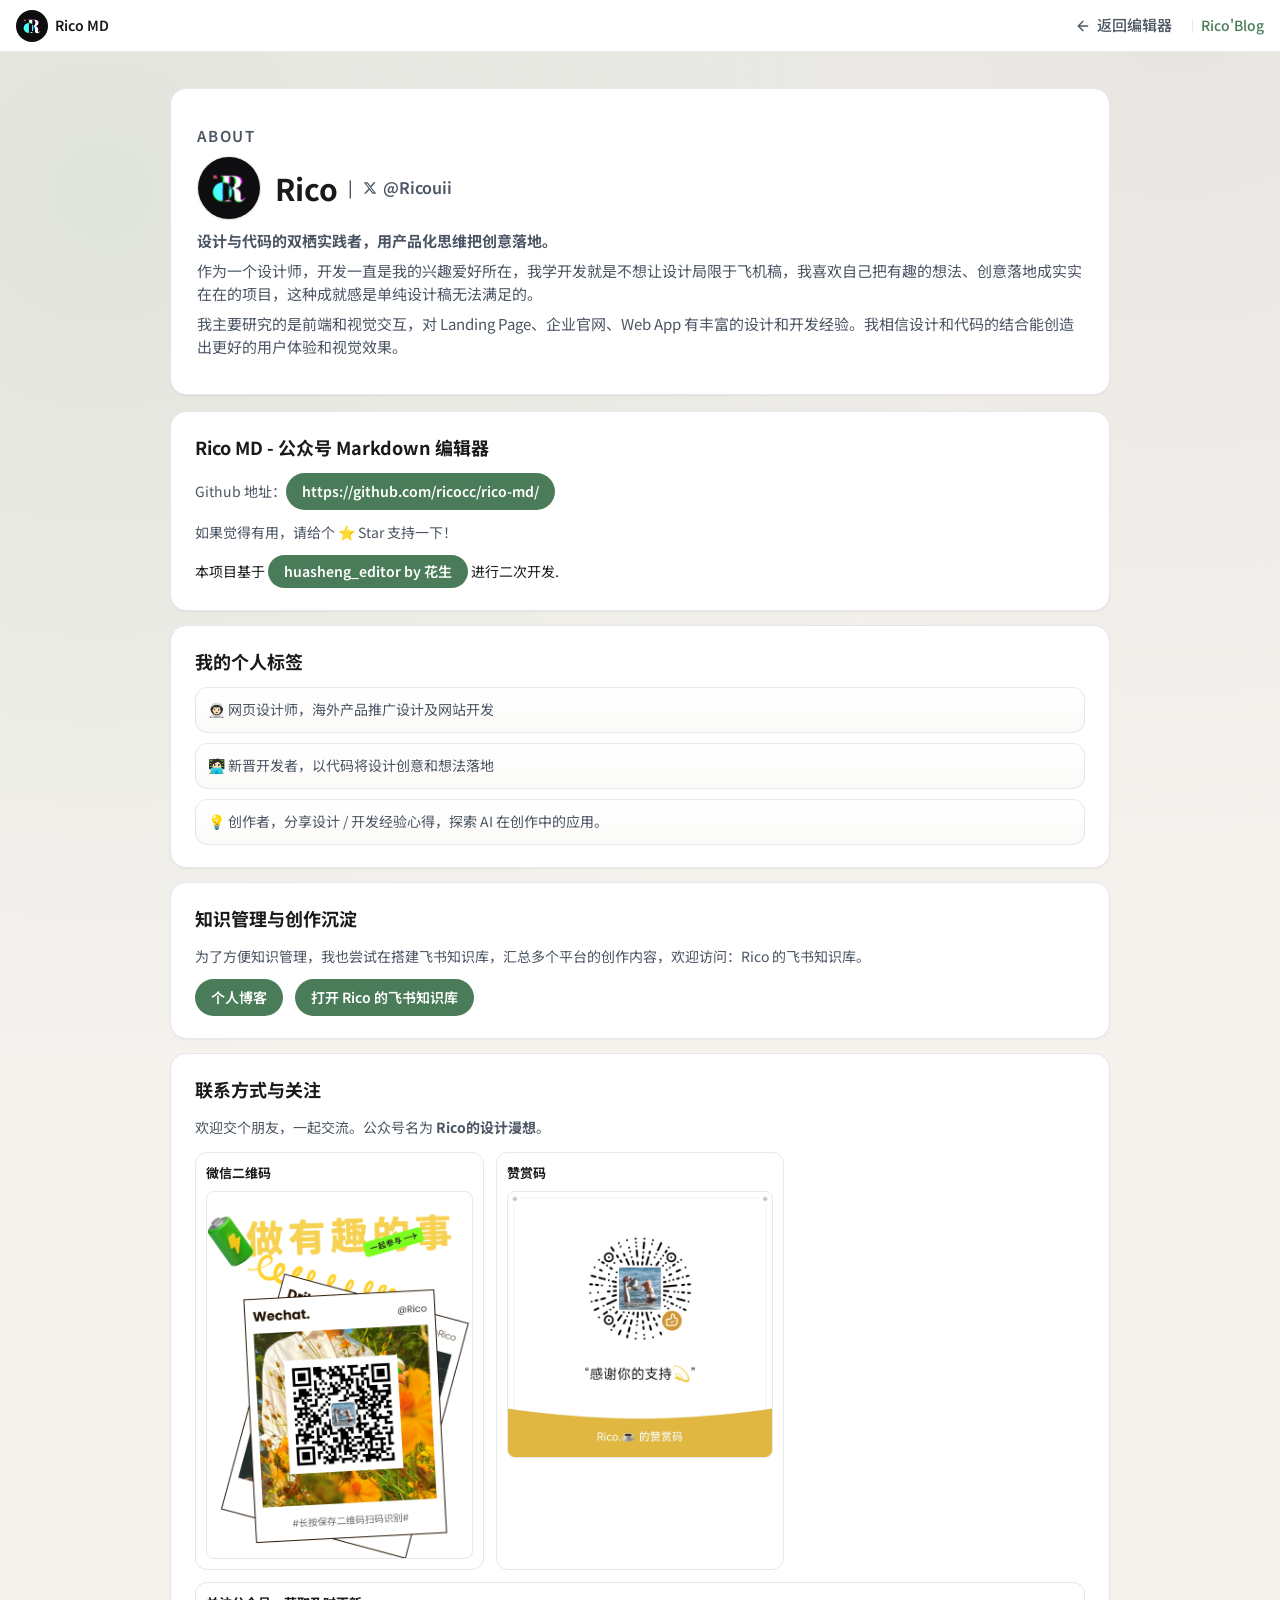
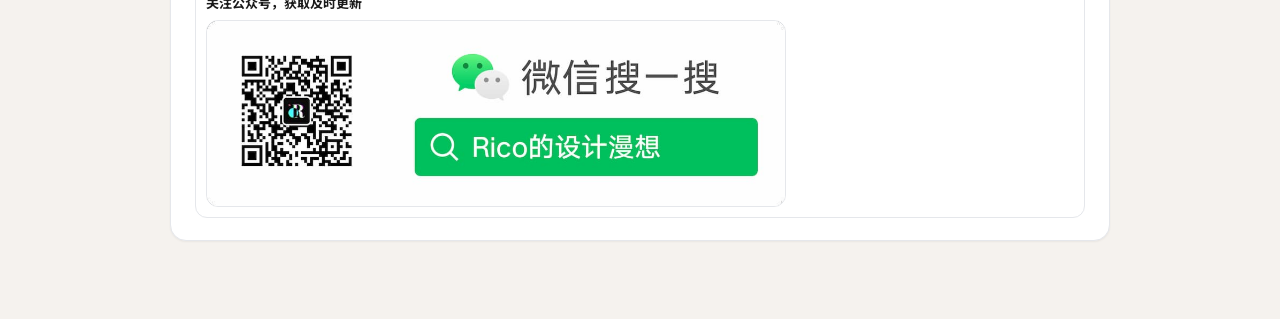
<file: about.html>
<!DOCTYPE html>
<html lang="zh-CN">
<head>
  <meta charset="UTF-8">
  <meta name="viewport" content="width=device-width, initial-scale=1.0">
  <title>关于 Rico - Rico MD</title>
  <meta name="description" content="关于 Rico 与 Rico MD：设计、开发与创作分享。">
  <link rel="icon" type="image/png" href="assets/images/favicon.png">
  <link rel="stylesheet" href="assets/styles/base.css">
  <link rel="stylesheet" href="assets/styles/about.css">
  <link rel="preconnect" href="https://fonts.googleapis.com">
  <link rel="preconnect" href="https://fonts.gstatic.com" crossorigin>
  <link href="https://fonts.googleapis.com/css2?family=Noto+Sans+SC:wght@100..900&display=swap" rel="stylesheet">
</head>
<body class="about-page">
  <header class="header">
    <div class="header-left">
      <div class="logo">
        <img src="/assets/images/logo.png" alt="">
        <span>Rico MD</span>
      </div>
    </div>
    <div class="header-right">
      <nav class="header-nav">
        <a class="header-nav-btn" href="index.html" title="返回编辑器">
          <svg class="lucide lucide-arrow-left" viewBox="0 0 24 24" fill="none" stroke="currentColor" stroke-width="2" stroke-linecap="round" stroke-linejoin="round" aria-hidden="true"><path d="m12 19-7-7 7-7"></path><path d="M19 12H5"></path></svg>
          返回编辑器
        </a>
      </nav>
      <span class="header-divider"></span>
      <span class="creator-info"><a href="https://ricoui.com" target="_blank" rel="noopener noreferrer">Rico'Blog</a></span>
    </div>
  </header>

  <main class="about-main">
    <section class="about-hero">
      <p class="about-eyebrow">ABOUT</p>
      <div class="profile-container">
        <img src="assets/images/logo.png" alt="Rico 头像" width="64" height="64" class="portrait">
        <div class="social-info">
          <h1 class="profile-title">
            <a href="https://x.com/ricouii" target="_blank" rel="noopener noreferrer" class="profile-name">Rico</a>
            <span class="profile-divider social-link">|</span>
            <a href="https://x.com/ricouii" class="social-link" target="_blank" rel="noopener noreferrer">
              <svg xmlns="http://www.w3.org/2000/svg" viewBox="0 0 512 512" class="social-icon" aria-hidden="true">
                <path d="M389.2 48h70.6L305.6 224.2 487 464H345L233.7 318.6 106.5 464H35.8L200.7 275.5 26.8 48H172.4L272.9 180.9 389.2 48zM364.4 421.8h39.1L151.1 88h-42L364.4 421.8z"></path>
              </svg>
              @Ricouii
            </a>
          </h1>
        </div>
      </div>
      <p><strong>设计与代码的双栖实践者，用产品化思维把创意落地。</strong> </p>
      <p>作为一个设计师，开发一直是我的兴趣爱好所在，我学开发就是不想让设计局限于飞机稿，我喜欢自己把有趣的想法、创意落地成实实在在的项目，这种成就感是单纯设计稿无法满足的。</p>
      <p>我主要研究的是前端和视觉交互，对 Landing Page、企业官网、Web App 有丰富的设计和开发经验。我相信设计和代码的结合能创造出更好的用户体验和视觉效果。</p>
    </section>

    <section class="about-card">
      <h2>Rico MD - 公众号 Markdown 编辑器</h2>
      <p>Github 地址：<a class="about-link" href="https://github.com/ricocc/rico-md/" target="_blank" rel="noopener noreferrer"> https://github.com/ricocc/rico-md/
          </a></p>
      <p>
         如果觉得有用，请给个 ⭐️ Star 支持一下！
      </p>
        本项目基于 <a class="about-link" href="https://github.com/alchaincyf/huasheng_editor" target="_blank" rel="noopener noreferrer"> huasheng_editor by 花生
          </a> 进行二次开发.
      </p>
    </section>

    <section class="about-card">
      <h2>我的个人标签</h2>
      <ul class="tag-list">
        <li>👨🏻‍🚀 网页设计师，海外产品推广设计及网站开发</li>
        <li>🧑🏻‍💻 新晋开发者，以代码将设计创意和想法落地</li>
        <li>💡 创作者，分享设计 / 开发经验心得，探索 AI 在创作中的应用。</li>
      </ul>
    </section>

    <section class="about-card">
      <h2>知识管理与创作沉淀</h2>
      <p>为了方便知识管理，我也尝试在搭建飞书知识库，汇总多个平台的创作内容，欢迎访问：Rico 的飞书知识库。</p>
      <p class="about-card-flex">
          <a class="about-link" href="https://ricoui.com/" target="_blank" rel="noopener noreferrer">
            个人博客
          </a>
          <a class="about-link" href="https://lcndyy0evus1.feishu.cn/wiki/FeAxw1PSziHlQOkFpi0cFlRUnEh" target="_blank" rel="noopener noreferrer">
            打开 Rico 的飞书知识库
          </a>
      </p>

    </section>

    <section class="about-card">
      <h2>联系方式与关注</h2>
      <p>欢迎交个朋友，一起交流。公众号名为 <strong>Rico的设计漫想</strong>。</p>
      <div class="contact-grid">

        <article class="contact-item">
          <h3>微信二维码</h3>
          <img src="assets/images/wechat.png" alt="Rico 微信二维码">
        </article>
        <article class="contact-item">
          <h3>赞赏码</h3>
          <img src="assets/images/zanshangma.jpg" alt="Rico 赞赏码">
        </article>

      </div>
       <div class="contact-fill">
        <article class="contact-item">
          <h3>关注公众号，获取及时更新</h3>
          <img src="assets/images/wx.jpg" alt="Rico 的设计漫想 公众号二维码">
        </article>
      </div>
    </section>
  </main>
</body>
</html>
</file>
<file: assets/styles/base.css>
/*
 * base.css
 * --------
 * Foundation: CSS variables, resets, layout, header, sidebar,
 * status bar, toast, scrollbar, responsive.
 *
 * Design Tokens from reflct.co DESIGN.md
 */

[v-cloak] { display: none; }

:root {
  /* ── Colors ── */
  --color-text-primary: #1a1a1a;
  --color-text-secondary: #4b5563;
  --color-text-tertiary: #a3a3a3;
  --color-text-inverse: #eae8e3;
  --color-surface-base: #000000;
  --color-surface-muted: #ffffff;
  --color-surface-raised: #f5f2ee;
  --color-surface-strong: #4a7c59;
  --color-border-default: #e5e7eb;
  --color-border-strong: #121212;

  /* Legacy aliases (for compatibility) */
  --color-primary: #1a1a1a;
  --color-secondary: #4b5563;
  --color-tertiary: #a3a3a3;
  --color-accent: #4a7c59;
  --color-accent-hover: #3d6348;
  --color-accent-light: rgba(74, 124, 89, 0.08);
  --color-bg: #f5f2ee;
  --color-surface: #ffffff;
  --color-border: #e5e7eb;
  --color-border-light: #f0f0f0;

  /* ── Typography ── */
  --font-size-xs: 10px;
  --font-size-sm: 12px;
  --font-size-md: 14px;
  --font-size-lg: 15px;
  --font-size-xl: 16px;
  --font-size-2xl: 18px;
  --font-size-3xl: 19px;
  --font-size-4xl: 20px;

  /* ── Spacing ── */
  --space-1: 4px;
  --space-2: 6px;
  --space-3: 8px;
  --space-4: 10px;
  --space-5: 12px;
  --space-6: 16px;
  --space-7: 20px;
  --space-8: 24px;

  /* Legacy spacing aliases */
  --space-xs: 4px;
  --space-sm: 8px;
  --space-md: 16px;
  --space-lg: 24px;
  --space-xl: 32px;

  /* ── Radius ── */
  --radius-xs: 16px;
  --radius-sm: 20px;
  --radius-md: 24px;
  --radius-lg: 32px;
  --radius-xl: 40px;
  --radius-2xl: 9999px;



  /* ── Shadows ── */
  --shadow-1: 0px 0px 0px 0px, rgba(0, 0, 0, 0) 0px 0px 0px 0px, rgba(0, 0, 0, 0.05) 0px 1px 2px 0px;
  --shadow-2: 0px 0px 0px 0px, rgba(0, 0, 0, 0) 0px 0px 0px 0px, rgba(0, 0, 0, 0.1) 0px 10px 15px -3px, rgba(0, 0, 0, 0.1) 0px 4px 6px -4px;
  --shadow-3: 0px 0px 0px 0px, rgba(0, 0, 0, 0) 0px 0px 0px 0px, rgba(0, 0, 0, 0.1) 0px 4px 6px -1px, rgba(0, 0, 0, 0.1) 0px 2px 4px -2px;
  --shadow-4: 0px 0px 0px 0px, rgba(0, 0, 0, 0) 0px 0px 0px 0px, rgba(0, 0, 0, 0.16) 0px 30px 70px -24px;

  /* Legacy shadow aliases */
  --shadow-sm: 0 1px 2px rgba(0,0,0,.05);
  --shadow-md: 0 2px 8px rgba(0,0,0,.08);
  --shadow-lg: 0 8px 24px rgba(0,0,0,.12);

  /* ── Motion ── */
  --motion-instant: 150ms;
  --motion-fast: 200ms;
  --motion-normal: 300ms;
  --motion-slow: 500ms;
  --motion-slower: 700ms;

  /* Legacy transition aliases */
  --transition-fast: 150ms ease;
  --transition-normal: 250ms ease;

  /* ── Layout ── */
  --header-height: 52px;
  --status-bar-height: 26px;
  --sidebar-width: 280px;
  --side-panel-width: 380px;

  /* ── Fonts ── */
  --font-sans: -apple-system, "Noto Sans SC", BlinkMacSystemFont, "SF Pro Display", "Segoe UI", "Helvetica Neue", Arial, sans-serif;
  --font-mono: "SF Mono", "Menlo", "Monaco", "Cascadia Code", "Consolas", monospace;

  /* ── Preview ── */
  --preview-width-mobile: 402px;
  --preview-width-desktop: 720px;
}

/* ── Reset ── */
*, *::before, *::after { margin: 0; padding: 0; box-sizing: border-box; }

body {
  font-family: var(--font-sans);
  font-size: var(--font-size-md);
  line-height: 1.5;
  color: var(--color-text-primary);
  background: var(--color-surface-raised);
  -webkit-font-smoothing: antialiased;
  -moz-osx-font-smoothing: grayscale;
  overflow: hidden;
}

.lucide {
  display: block;
  width: 1em;
  height: 1em;
  stroke: currentColor;
  stroke-width: 2;
  stroke-linecap: round;
  stroke-linejoin: round;
  fill: none;
  flex-shrink: 0;
}

.sidebar-toggle .lucide,
.github-link .lucide,
.settings-panel-close .lucide {
  width: 18px;
  height: 18px;
}

/* ══════════════════════════════════════════════════════════════
   App root: vertical flex — header / main / status-bar
   ══════════════════════════════════════════════════════════════ */
#app {
  display: flex;
  flex-direction: column;
  height: 100vh;
  max-width: 100%;
  width:100%;
  margin: 0 auto;
  background: var(--color-surface);
}

/* ── Header ── */
.header {
  display: flex;
  align-items: center;
  justify-content: space-between;
  height: var(--header-height);
  padding: 0 var(--space-md);
  border-bottom: 1px solid var(--color-border);
  background: var(--color-surface);
  flex-shrink: 0;
}

.header-left {
  display: flex;
  align-items: center;
  gap: 12px;
}

.header-right {
  display: flex;
  align-items: center;
  gap: 8px;
  flex-shrink: 0;
}

.sidebar-toggle {
  display: flex;
  align-items: center;
  justify-content: center;
  width: 30px;
  height: 30px;
  border: none;
  background: transparent;
  border-radius: var(--radius-sm);
  color: var(--color-secondary);
  cursor: pointer;
  transition: all var(--transition-fast);
}

.sidebar-toggle:hover {
  background: var(--color-bg);
  color: var(--color-primary);
  transform: translateY(-1px);
}

.sidebar-toggle:active { transform: translateY(0); }

.logo {
  font-size: 14px;
  font-weight: 600;
  display: flex;
  align-items: center;
  gap: 7px;
}
.logo img{
  border-radius: 48px;
  width:32px;
  height:32px;
  display:inline-block;
}
.header-nav {
  display: flex;
  align-items: center;
  gap: 2px;
}

.header-nav-btn {
  display: inline-flex;
  align-items: center;
  gap: 6px;
  padding: 6px 12px;
  background: transparent;
  border: none;
  border-radius: var(--radius-sm);
  color: var(--color-secondary);
  text-decoration: none;
  font-size: 15px;
  font-weight: 500;
  cursor: pointer;
  transition: all var(--transition-fast);
  white-space: nowrap;
}

.header-nav-btn svg { width: 16px; height: 16px; flex-shrink: 0; }
.header-nav-btn:hover { color: var(--color-primary); background: var(--color-bg); transform: translateY(-1px); }
.header-nav-btn.active { color: var(--color-accent); background: var(--color-accent-light); }
.header-nav-btn:active { transform: translateY(0); }

.header-divider {
  width: 1px;
  height: 14px;
  background: var(--color-border);
}

.creator-info {
  font-size: 14px;
  color: var(--color-tertiary);
  white-space: nowrap;
  font-weight:500;
}
.creator-info a { color: var(--color-accent); text-decoration: none; }
.creator-info a:hover { opacity: .7; }

.github-link {
  display: flex;
  align-items: center;
  justify-content: center;
  width: 30px;
  height: 30px;
  border-radius: var(--radius-sm);
  color: var(--color-tertiary);
  transition: all var(--transition-fast);
  text-decoration: none;
}
.github-link:hover { background: var(--color-bg); color: var(--color-primary); transform: translateY(-1px); }
.github-link:active { transform: translateY(0); }

/* ══════════════════════════════════════════════════════════════
   Main area: horizontal flex — sidebar? + editor + preview (+ right-panel)
   ══════════════════════════════════════════════════════════════ */
.main-area {
  flex: 1;
  display: flex;
  overflow: hidden;
  min-height: 0;
  position: relative;
  background: var( --color-bg);
}

/* Resize Handle */
.resize-handle {
  width: 4px;
  background: transparent;
  cursor: col-resize;
  flex-shrink: 0;
  transition: background var(--transition-fast);
  position: relative;
}

.resize-handle:hover,
.resize-handle.dragging {
  background: var(--color-accent);
}

.resize-handle::after {
  content: '';
  position: absolute;
  top: 0;
  bottom: 0;
  left: -4px;
  right: -4px;
}

/* Editor Panel */
.editor-panel {
  display: flex;
  flex-direction: column;
  border-right: 1px solid var(--color-border);
  overflow: hidden;
  min-height: 0;
  flex: 1;
  min-width: 200px;
  max-width: 60%;
}

/* Preview Panel */
.preview-panel {
  display: flex;
  flex-direction: column;
  overflow: hidden;
  min-height: 0;
  flex: 1;
  min-width: 300px;
  position: relative;
}

/* Right Panel (Theme/Code) */
.right-panel {
  width: var(--side-panel-width);
  min-width: 280px;
  max-width: 500px;
  background: var(--color-surface);
  border-left: 1px solid var(--color-border);
  display: flex;
  flex-direction: column;
  flex-shrink: 0;
  overflow: hidden;
}

.right-panel-tabs {
  display: flex;
  align-items: center;
  padding: 0 var(--space-sm);
  border-bottom: 1px solid var(--color-border);
  background: var(--color-surface);
  flex-shrink: 0;
  gap: 2px;
}

.right-panel-tab {
  display: flex;
  align-items: center;
  gap: 4px;
  padding: 8px 12px;
  border: none;
  background: transparent;
  font-size: 14px;
  color: var(--color-tertiary);
  cursor: pointer;
  transition: all var(--transition-fast);
  border-bottom: 2px solid transparent;
  margin-bottom: -1px;
}

.right-panel-tab:hover {
  color: var(--color-primary);
}

.right-panel-tab.active {
  color: var(--color-accent);
  border-bottom-color: var(--color-accent);
}

.right-panel-close {
  margin-left: auto;
  display: flex;
  align-items: center;
  justify-content: center;
  width: 28px;
  height: 28px;
  border: none;
  background: transparent;
  border-radius: var(--radius-sm);
  color: var(--color-tertiary);
  cursor: pointer;
  transition: all var(--transition-fast);
}

.right-panel-close:hover {
  background: var(--color-bg);
  color: var(--color-primary);
  transform: translateY(-1px);
}

.right-panel-close:active { transform: translateY(0); }

.right-panel-body {
  flex: 1;
  overflow-y: auto;
  padding: var(--space-md) var(--space-lg);
}

.right-panel-body::-webkit-scrollbar { width: 3px; }
.right-panel-body::-webkit-scrollbar-thumb { background: var(--color-border); border-radius: 2px; }

/* Right panel slide transition */
.right-panel-slide-enter-active,
.right-panel-slide-leave-active {
  transition: width var(--transition-normal), opacity var(--transition-normal);
  overflow: hidden;
}

.right-panel-slide-enter-from,
.right-panel-slide-leave-to {
  width: 0;
  opacity: 0;
}

/* Settings Overlay (覆盖形式) */
.settings-overlay {
  position: fixed;
  top: var(--header-height);
  right: 0;
  bottom: var(--status-bar-height);
  width: var(--side-panel-width);
  background: var(--color-surface);
  border-left: 1px solid var(--color-border);
  box-shadow: -4px 0 16px rgba(0, 0, 0, 0.06);
  z-index: 100;
  display: flex;
  flex-direction: column;
}

.settings-panel {
  display: flex;
  flex-direction: column;
  height: 100%;
}

.settings-panel-header {
  display: flex;
  align-items: center;
  justify-content: space-between;
  padding: var(--space-md) var(--space-lg);
  border-bottom: 1px solid var(--color-border);
  flex-shrink: 0;
}

.settings-panel-title {
  font-size: 14px;
  font-weight: 600;
  color: var(--color-primary);
}

.settings-panel-close {
  display: flex;
  align-items: center;
  justify-content: center;
  width: 28px;
  height: 28px;
  border: none;
  background: transparent;
  border-radius: var(--radius-sm);
  color: var(--color-tertiary);
  cursor: pointer;
  transition: all var(--transition-fast);
}

.settings-panel-close:hover {
  background: var(--color-bg);
  color: var(--color-primary);
  transform: translateY(-1px);
}

.settings-panel-close:active { transform: translateY(0); }

.settings-panel-body {
  flex: 1;
  overflow-y: auto;
  padding: var(--space-md) var(--space-lg);
}

/* ── Left Sidebar ── */
.sidebar {
  width: var(--sidebar-width);
  background: var(--color-surface);
  border-right: 1px solid var(--color-border);
  display: flex;
  flex-direction: column;
  overflow-y: auto;
  flex-shrink: 0;
}

.sidebar-section { padding: var(--space-sm) var(--space-md); }
.sidebar-section + .sidebar-section { border-top: 1px solid var(--color-light-border); }

.sidebar-section-title {
  font-size: 10px;
  font-weight: 600;
  color: var(--color-tertiary);
  text-transform: uppercase;
  letter-spacing: .06em;
  margin-bottom: var(--space-sm);
}

.sidebar-action-btn {
  display: flex;
  align-items: center;
  gap: 7px;
  width: 100%;
  padding: 10px 12px;
  border: none;
  background: transparent;
  border-radius: var(--radius-sm);
  color: var(--color-secondary);
  font-size: 14px;
  cursor: pointer;
  transition: all var(--transition-fast);
  text-align: left;
}
.sidebar-action-btn:hover { background: var(--color-bg); color: var(--color-primary); transform: translateY(-1px); }
.sidebar-action-btn.primary { background: var(--color-accent); color: white; font-weight: 500;margin-top:8px; }
.sidebar-action-btn.primary:hover { background: var(--color-accent-hover); }
.sidebar-action-btn:active { transform: translateY(0); }
.sidebar-action-btn svg { flex-shrink: 0; }

.sidebar-search-input {
  width: 100%;
  margin-bottom: var(--space-sm);
  padding: 7px 10px;
  border: 1px solid var(--color-border);
  border-radius: var(--radius-sm);
  font-size: 14px;
  background: var(--color-bg);
  color: var(--color-primary);
}

.sidebar-search-input:focus {
  outline: none;
  border-color: var(--color-accent);
  background: var(--color-surface);
}

.sidebar-doc-list { display: flex; flex-direction: column; gap: 2px; }

.sidebar-doc-item {
  display: flex;
  align-items: flex-start;
  gap: 7px;
  padding: 6px 8px;
  border-radius: var(--radius-sm);
  font-size: 14px;
  color: var(--color-secondary);
  cursor: pointer;
  transition: all var(--transition-fast);
}
.sidebar-doc-item:hover { background: var(--color-bg); color: var(--color-primary); }
.sidebar-doc-item.active { background: var(--color-accent-light); color: var(--color-accent); font-weight: 500; }
.sidebar-doc-item svg { flex-shrink: 0; margin-top: 2px; }

.sidebar-doc-meta {
  display: flex;
  flex-direction: column;
  min-width: 0;
  gap: 2px;
  flex: 1;
}

.sidebar-doc-title {
  font-size: 14px;
  line-height: 1.4;
  color: inherit;
  white-space: nowrap;
  overflow: hidden;
  text-overflow: ellipsis;
}

.sidebar-doc-title-row {
  display: flex;
  align-items: center;
  gap: 6px;
  min-width: 0;
}

.sidebar-doc-dirty {
  width: 7px;
  height: 7px;
  border-radius: 50%;
  background: #3d6b4a;
  flex-shrink: 0;
}

.sidebar-doc-time {
  font-size: 11px;
  line-height: 1.3;
  color: var(--color-text-tertiary);
  opacity: 0.7;
  white-space: nowrap;
  overflow: hidden;
  text-overflow: ellipsis;
}

.sidebar-doc-item.active .sidebar-doc-time {
  color: var(--color-accent);
  opacity: 0.6;
}

.sidebar-doc-actions {
  display: flex;
  gap: 4px;
  margin-top: 6px;
}

.sidebar-icon-btn {
  display: inline-flex;
  align-items: center;
  justify-content: center;
  width: 24px;
  height: 24px;
  border: 1px solid var(--color-light-border);
  background: var(--color-surface);
  color:var(--color-text-tertiary);
  border-radius: 4px;
  line-height: 1;
  padding: 0;
  cursor: pointer;
  transition: all var(--transition-fast);
}

.sidebar-icon-btn svg {
  width: 14px;
  height: 14px;
}

.sidebar-icon-btn:hover {
  color: var(--color-primary);
  border-color: var(--color-border);
  transform: translateY(-1px);
}

.sidebar-icon-btn.danger {
  color: var(--color-text-tertiary);
}

.sidebar-icon-btn.danger:hover {
  color: #df6b6b;
}

.sidebar-icon-btn:active { transform: translateY(0); }

/* Sidebar slide transition */
.sidebar-enter-active, .sidebar-leave-active {
  transition: width var(--transition-normal), opacity var(--transition-normal);
  overflow: hidden;
}
.sidebar-enter-from, .sidebar-leave-to { width: 0 !important; opacity: 0; }

/* ── Status Bar ── */
.status-bar {
  display: flex;
  align-items: center;
  justify-content: flex-start;
  gap: var(--space-md);
  height: var(--status-bar-height);
  padding: 0 var(--space-md);
  border-top: 1px solid var(--color-border);
  background: var(--color-surface);
  font-size: 11px;
  color: var(--color-tertiary);
  flex-shrink: 0;
}

.status-left, .status-right {
  display: flex;
  align-items: center;
  gap: var(--space-md);
}

.status-right {
  justify-content: flex-start;
}

.status-item { display: flex; align-items: center; gap: 4px; white-space: nowrap; }
.status-saved, .status-saved svg { color: #3d6b4a; }
.status-saving { color: #3d6b4a; }
.status-error { color: #df6b6b; }

/* ── Toast ── */
.toast-container { position: fixed; bottom: var(--space-lg); right: var(--space-lg); z-index: 2000; }

.toast {
  padding: 10px 20px;
  border-radius: var(--radius-sm);
  font-size: 13px;
  font-weight: 500;
  box-shadow: var(--shadow-md);
  animation: toastIn .2s ease-out;
}
.toast-success { background: #3d6b4a; color: white; }
.toast-error   { background: #df6b6b; color: white; }

@keyframes toastIn {
  from { transform: translateY(20px); opacity: 0; }
  to   { transform: translateY(0);    opacity: 1; }
}

.toast-fade-enter-active, .toast-fade-leave-active { transition: opacity .15s ease; }
.toast-fade-enter-from, .toast-fade-leave-to { opacity: 0; }

/* ── Modal ── */
.modal-overlay {
  position: fixed;
  top: 0;
  left: 0;
  right: 0;
  bottom: 0;
  background: rgba(0, 0, 0, 0.4);
  display: flex;
  align-items: center;
  justify-content: center;
  z-index: 3000;
}

.modal-content {
  background: var(--color-surface);
  border-radius: var(--radius-md);
  box-shadow: var(--shadow-4);
  width: 90%;
  max-width: 360px;
  overflow: hidden;
}

.modal-header {
  padding: var(--space-6);
  border-bottom: 1px solid var(--color-border-default);
}

.modal-header h3 {
  font-size: var(--font-size-lg);
  font-weight: 600;
  color: var(--color-text-primary);
  margin: 0;
}

.modal-body {
  padding: var(--space-6);
}

.modal-body p {
  font-size: var(--font-size-md);
  color: var(--color-text-secondary);
  margin: 0 0 var(--space-2) 0;
}

.modal-warning {
  font-size: var(--font-size-sm);
  color: var(--color-text-tertiary);
}

.modal-footer {
  padding: var(--space-4) var(--space-6);
  display: flex;
  justify-content: flex-end;
  gap: var(--space-3);
  border-top: 1px solid var(--color-border-default);
  background: var(--color-surface-raised);
}

.modal-btn {
  padding: var(--space-2) var(--space-5);
  font-size: var(--font-size-md);
  font-weight: 500;
  border-radius: var(--radius-xs);
  cursor: pointer;
  transition: all var(--motion-instant);
  border: none;
}

.modal-btn-cancel {
  background: var(--color-surface);
  color: var(--color-text-secondary);
  border: 1px solid var(--color-border-default);
}

.modal-btn-cancel:hover {
  background: var(--color-surface-raised);
  color: var(--color-text-primary);
}

.modal-btn-danger {
  background: #df6b6b;
  color: white;
}

.modal-btn-danger:hover {
  background: #B71C1C;
  transform: translateY(-1px);
}

.modal-fade-enter-active, .modal-fade-leave-active {
  transition: opacity var(--motion-fast);
}

.modal-fade-enter-from, .modal-fade-leave-to {
  opacity: 0;
}

/* ── Scrollbar ── */
::-webkit-scrollbar { width: 5px; height: 6px; }
::-webkit-scrollbar-track { background: transparent; }
::-webkit-scrollbar-thumb { background: var(--color-border); border-radius: 3px; }
::-webkit-scrollbar-thumb:hover { background: var(--color-tertiary); }

/* ══════════════════════════════════════════════════════════════
   Responsive
   ══════════════════════════════════════════════════════════════ */
@media (max-width: 768px) {
  .header { padding: 0 var(--space-sm); }
  .logo span { display: none; }
  .creator-info { display: none; }
  .header-nav-btn span { display: none; }

  .sidebar {
    position: absolute;
    left: 0; top: var(--header-height);
    height: calc(100vh - var(--header-height) - var(--status-bar-height));
    z-index: 200;
    box-shadow: var(--shadow-lg);
  }

  .main-area {
    flex-direction: column;
  }

  .editor-panel {
    border-right: none;
    border-bottom: 1px solid var(--color-border);
    flex: none;
    height: 40%;
    width: 100% !important;
  }

  .resize-handle[data-handle="editor-preview"] {
    display: none;
  }

  .preview-panel {
    flex: 1;
    width: 100% !important;
  }

  .resize-handle[data-handle="preview-right"] {
    display: none;
  }

  .right-panel {
    width: 100% !important;
    max-width: none;
  }

  .settings-overlay {
    width: 100%;
    max-width: none;
  }

  .status-bar { padding: 0 var(--space-sm); }
}

@media (min-width: 769px) and (max-width: 1024px) {
  .right-panel { width: 340px !important; max-width: 340px; }
}
</file>
<file: assets/styles/about.css>
body.about-page {
  overflow: auto;
  background:
    radial-gradient(circle at 8% 10%, rgba(74, 124, 89, 0.12), transparent 42%),
    radial-gradient(circle at 92% 0%, rgba(18, 18, 18, 0.06), transparent 38%),
    var(--color-surface-raised);
}
.section p{
  margin:8px 0;
}
.about-main {
  max-width: 980px;
  margin: 0 auto;
  padding: 36px 20px 64px;
}

.about-hero {
  background: var(--color-surface);
  border: 1px solid var(--color-border-default);
  border-radius: 16px;
  padding: 28px 26px;
  box-shadow: var(--shadow-1);
  margin-bottom: 16px;
}

.about-eyebrow {
  display: inline-block;
  font-size: 11px;
  letter-spacing: 0.12em;
  font-weight: 600;
  color: var(--color-accent);
  margin-bottom: 8px;
}

.profile-container {
  display: flex;
  align-items: center;
  gap: 14px;
  margin: 0 0 10px;
}

.portrait {
  width: 64px;
  height: 64px;
  border-radius: 999px;
  object-fit: cover;
  border: 1px solid var(--color-border-default);
  box-shadow: var(--shadow-1);
  background: #fff;
}

.social-info {
  min-width: 0;
}

.profile-title {
  margin: 0;
  display: flex;
  align-items: center;
  gap: 10px;
  flex-wrap: wrap;
  line-height: 1.2;
}

.profile-name {
  font-size: 30px;
  font-weight: 700;
  color: var(--color-text-primary);
  text-decoration: none;
}

.profile-name:hover {
  color: var(--color-accent);
}

.profile-divider {
  color: var(--color-text-muted);
  font-weight: 400;
}

.social-link {
  display: inline-flex;
  align-items: center;
  gap: 6px;
  color: var(--color-text-secondary);
  text-decoration: none;
  font-size: 16px;
  font-weight: 600;
}

.social-link:hover {
  color: var(--color-accent);
}

.social-icon {
  width: 14px;
  height: 14px;
  fill: currentColor;
}

.about-hero p {
  font-size: 15px;
  margin:8px 0;
  color: var(--color-text-secondary);
}

.about-card {
  background: var(--color-surface);
  border: 1px solid var(--color-border-default);
  border-radius: 16px;
  padding: 22px 24px;
  box-shadow: var(--shadow-1);
  margin-bottom: 14px;
}

.about-card h2 {
  font-size: 18px;
  margin-bottom: 12px;
  color: var(--color-text-primary);
}

.about-card p {
  color: var(--color-text-secondary);
  line-height: 1.8;
  margin: 0 0 10px;
}
.about-card-flex{
  display: flex;
  flex-wrap: wrap;
  gap:12px;
  justify-content: flex-start;
}
.about-card p:last-child {
  margin-bottom: 0;
}

.tag-list {
  list-style: none;
  display: grid;
  gap: 10px;
  padding: 0;
  margin: 0;
}

.tag-list li {
  border: 1px solid var(--color-border-default);
  border-radius: 12px;
  padding: 10px 12px;
  background: linear-gradient(180deg, #ffffff 0%, #fbfaf8 100%);
  color: var(--color-text-secondary);
  line-height: 1.7;
}

.about-link {
  display: inline-flex;
  align-items: center;
  gap: 8px;
  text-decoration: none;
  font-size: 14px;
  font-weight: 600;
  color: #ffffff;
  background: var(--color-accent);
  border-radius: 999px;
  padding: 6px 16px;
  transition: background var(--transition-fast), transform var(--transition-fast);
}

.about-link:hover {
  background: var(--color-accent-hover);
  transform: translateY(-1px);
}

.contact-grid {
  display: grid;
  grid-template-columns: repeat(3, minmax(0, 1fr));
  gap: 12px;
  margin-top: 12px;
}
.contact-fill{
  width:100%;
  margin-top: 12px;
}

.contact-item {
  border: 1px solid var(--color-border-default);
  border-radius: 12px;
  padding: 10px;
  background: #fff;
}

.contact-item h3 {
  font-size: 13px;
  margin: 0 0 8px;
  color: var(--color-text-primary);
}

.contact-item img {
  display: block;
  width: 100%;
  height: auto;
  border-radius: 8px;
  border: 1px solid var(--color-border-default);
  background: #fff;
}
.contact-fill .contact-item img {
  max-width:580px;
    border-radius: 12px;
}
.social-placeholder {
  margin-top: 12px;
  padding: 10px 12px;
  border-radius: 12px;
  background: rgba(74, 124, 89, 0.08);
  border: 1px dashed rgba(74, 124, 89, 0.35);
}

.social-placeholder p {
  margin: 0;
  line-height: 1.7;
  font-size: 13px;
}

.social-placeholder p + p {
  margin-top: 4px;
}

@media (max-width: 900px) {
  .contact-grid {
    grid-template-columns: repeat(2, minmax(0, 1fr));
  }
}

@media (max-width: 640px) {
  .about-main {
    padding: 20px 12px 42px;
  }

  .about-hero {
    padding: 20px 16px;
  }

  .profile-container {
    align-items: flex-start;
    gap: 12px;
  }

  .portrait {
    width: 56px;
    height: 56px;
  }

  .profile-title {
    gap: 6px;
  }

  .profile-name {
    font-size: 24px;
  }

  .social-link {
    font-size: 14px;
  }

  .about-card {
    padding: 16px;
  }

  .contact-grid {
    grid-template-columns: 1fr;
  }
}
</file>
